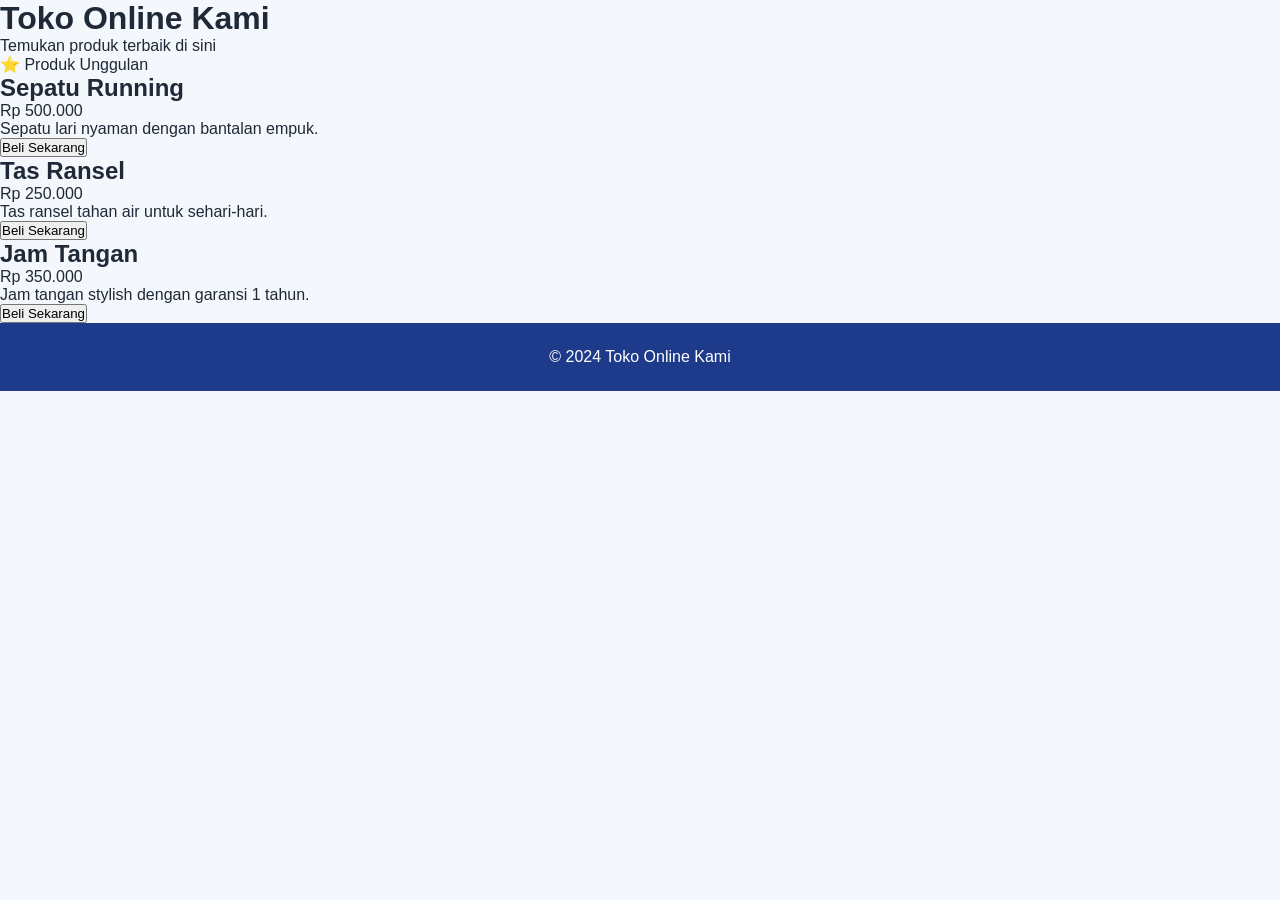
<file: index.html>
<!DOCTYPE html>
<html>
<head>
  <title>Daftar Produk</title>
  <link rel="stylesheet" href="style.css">
</head>
<body>
  
  <!-- Header dengan ID -->
  <header id="header-halaman">
    <h1>Toko Online Kami</h1>
    <p>Temukan produk terbaik di sini</p>
  </header>
  
  <!-- Container produk dengan class -->
  <div class="container-produk">
    
    <!-- Produk 1: Produk Unggulan (dengan ID) -->
    <div class="kartu-produk produk-unggulan" id="produk-1">
      <div class="badge-unggulan">⭐ Produk Unggulan</div>
      <h2 class="nama-produk">Sepatu Running</h2>
      <p class="harga">Rp 500.000</p>
      <p class="deskripsi">
        Sepatu lari nyaman dengan bantalan empuk.
      </p>
      <button class="tombol-beli">Beli Sekarang</button>
    </div>
    
    <!-- Produk 2 -->
    <div class="kartu-produk" id="produk-2">
      <h2 class="nama-produk">Tas Ransel</h2>
      <p class="harga">Rp 250.000</p>
      <p class="deskripsi">
        Tas ransel tahan air untuk sehari-hari.
      </p>
      <button class="tombol-beli">Beli Sekarang</button>
    </div>
    
    <!-- Produk 3 -->
    <div class="kartu-produk" id="produk-3">
      <h2 class="nama-produk">Jam Tangan</h2>
      <p class="harga">Rp 350.000</p>
      <p class="deskripsi">
        Jam tangan stylish dengan garansi 1 tahun.
      </p>
      <button class="tombol-beli">Beli Sekarang</button>
    </div>
    
  </div>
  
  <!-- Footer -->
  <footer id="footer-halaman">
    <p>&copy; 2024 Toko Online Kami</p>
  </footer>
  
</body>
</html>
</file>
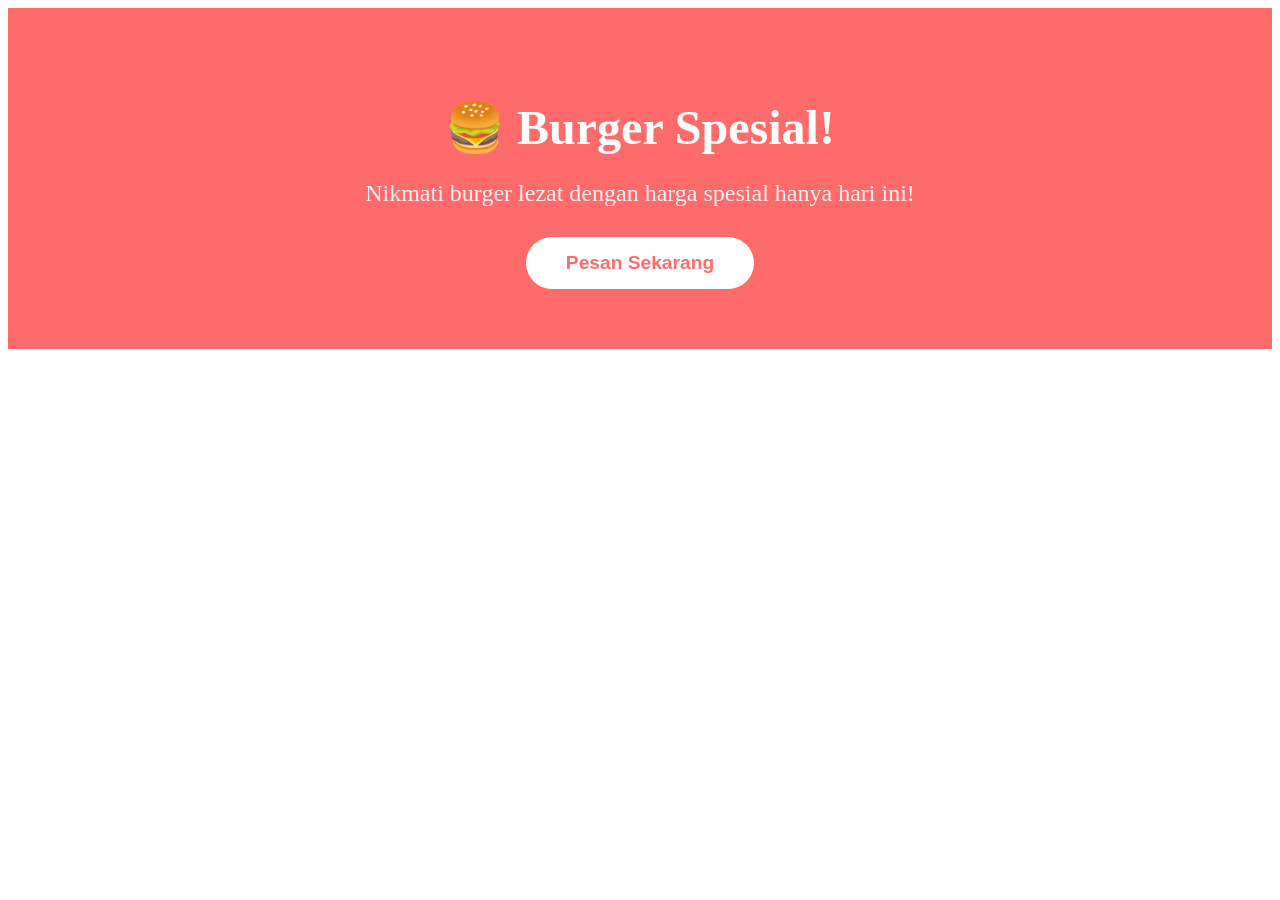
<file: burger.html>
<!DOCTYPE html>
<html>
<head>
  <link rel="stylesheet" href="burger.css">
</head>
<body>
  
  <div class="banner banner-solid">
    <h1 class="judul-promo">🍔 Burger Spesial!</h1>
    <p class="deskripsi-promo">
      Nikmati burger lezat dengan harga spesial hanya hari ini!
    </p>
    <button class="tombol-pesan">Pesan Sekarang</button>
  </div>
  
</body>
</html>
</file>
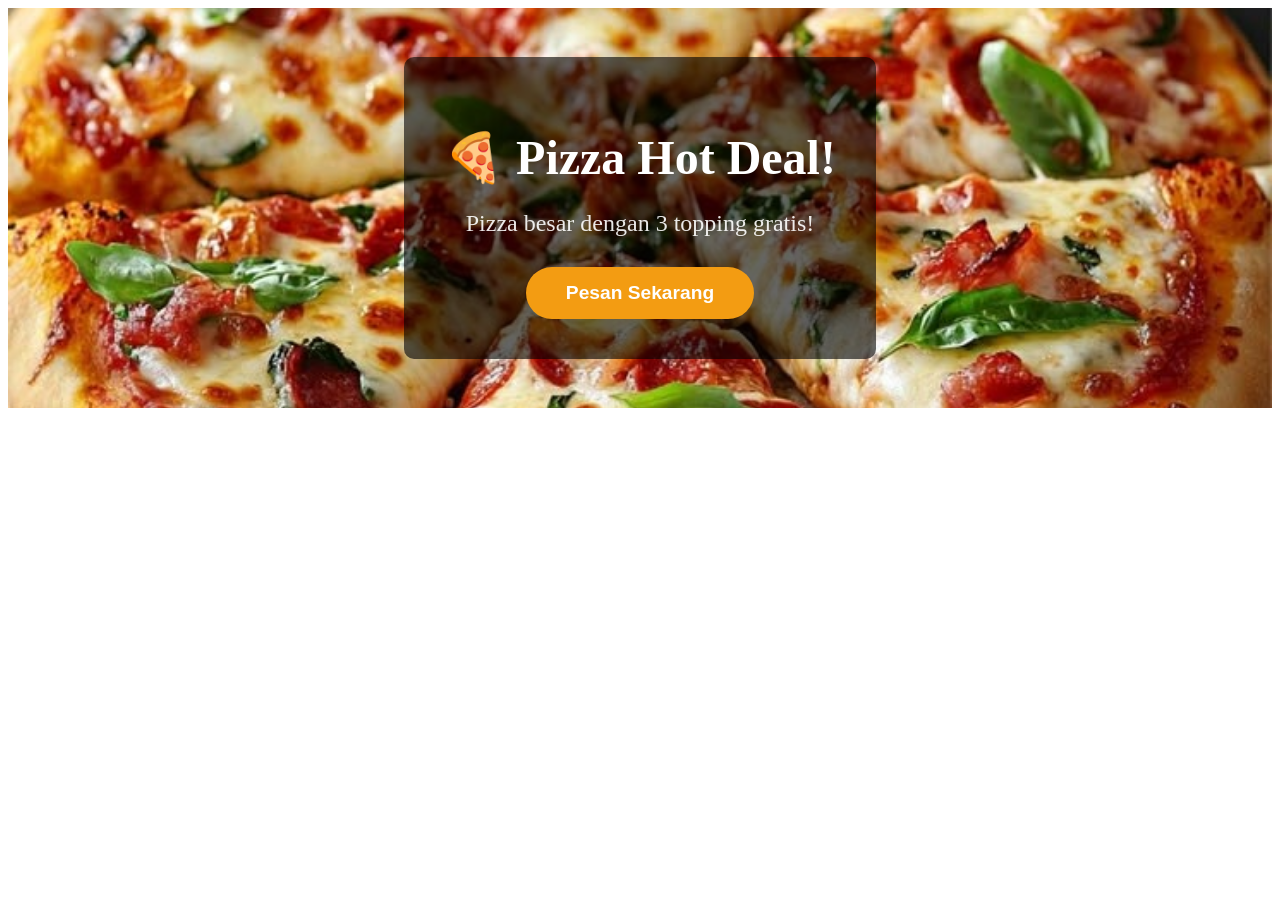
<file: fizza.html>
<!DOCTYPE html>
<html>
<head>
  <link rel="stylesheet" href="fizza.css">
</head>
<body>
  
  <div class="banner banner-gambar">
    <div class="konten-banner">
      <h1 class="judul-promo">🍕 Pizza Hot Deal!</h1>
      <p class="deskripsi-promo">
        Pizza besar dengan 3 topping gratis!
      </p>
      <button class="tombol-pesan">Pesan Sekarang</button>
    </div>
  </div>
  
</body>
</html>
</file>
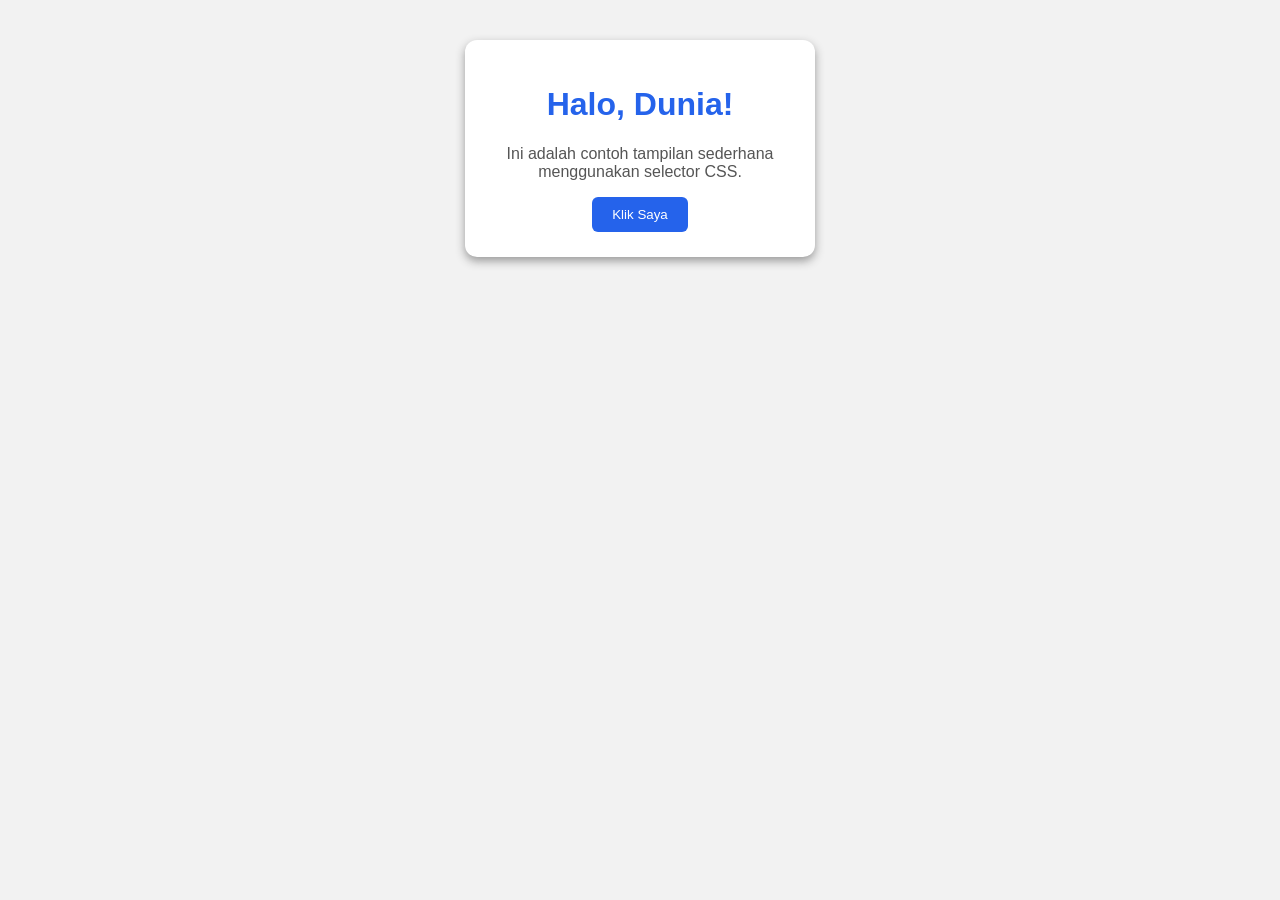
<file: index1.html>
<!DOCTYPE html>
<html lang="id">
<head>
    <meta charset="UTF-8">
    <meta name="viewport" content="width=device-width, initial-scale=1.0">
    <title>Contoh Selector CSS</title>

    <style>
        /* Selector tag */
        body {
            font-family: Arial, sans-serif;
            background-color: #f2f2f2;
            margin: 0;
            padding: 40px;
        }

        /* Selector class */
        .kartu {
            background-color: white;
            width: 300px;
            margin: auto;
            padding: 25px;
            text-align: center;
            border-radius: 12px;
            box-shadow: 0 4px 10px #999;
        }

        /* Selector id */
        #judul {
            color: #2563eb;
        }

        /* Selector tag */
        p {
            color: #555;
        }

        /* Selector class dengan pseudo-class */
        .tombol:hover {
            background-color: #1d4ed8;
        }

        .tombol {
            background-color: #2563eb;
            color: white;
            border: none;
            padding: 10px 20px;
            border-radius: 6px;
            cursor: pointer;
        }
    </style>
</head>
<body>

    <div class="kartu">
        <h1 id="judul">Halo, Dunia!</h1>
        <p>Ini adalah contoh tampilan sederhana menggunakan selector CSS.</p>
        <button class="tombol">Klik Saya</button>
    </div>

</body>
</html>
</file>
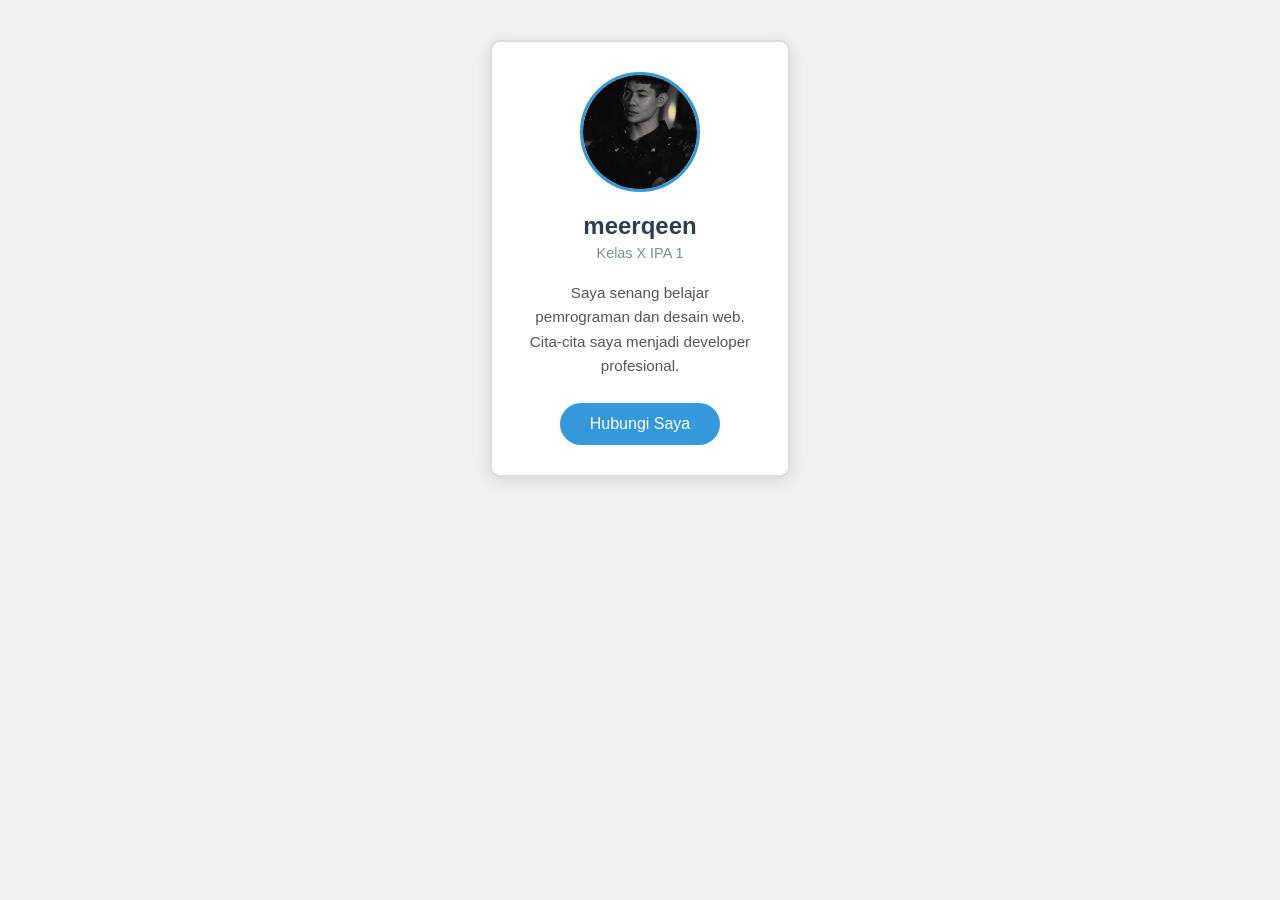
<file: kartu.html>
<!DOCTYPE html>
<html>
<head>
  <title>Kartu Profil</title>
  <link rel="stylesheet" href="kartu.css">
</head>
<body>
  
  <div class="kartu-profil">
    <div class="foto">
      <img src="kartu.jpg
      " alt="Foto Profil">
    </div>
    
    <h2 class="nama">meerqeen</h2>
    <p class="kelas">Kelas X IPA 1</p>
    
    <p class="deskripsi">
      Saya senang belajar pemrograman dan desain web. 
      Cita-cita saya menjadi developer profesional.
    </p>
    
    <button class="tombol">Hubungi Saya</button>
  </div>
  
</body>
</html>
</file>
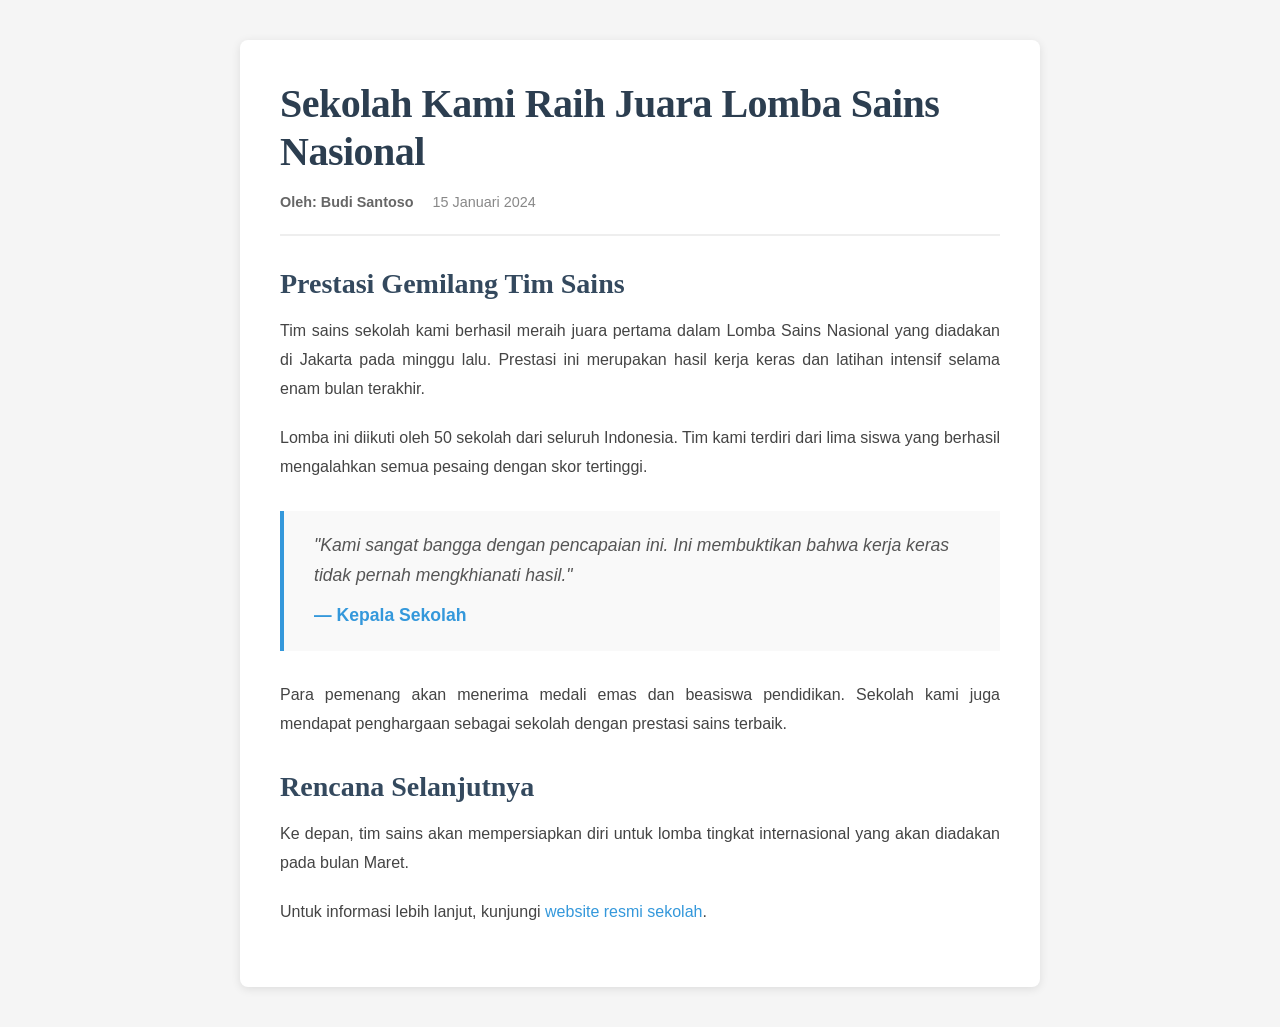
<file: kegiatan.html>
<!DOCTYPE html>
<html>
<head>
  <title>Kegiatan Sekolah</title>
  <link rel="stylesheet" href="kegiatan.css">
</head>
<body>
  
  <article class="artikel">
    <header class="header-artikel">
      <h1 class="judul-artikel">
        Sekolah Kami Raih Juara Lomba Sains Nasional
      </h1>
      
      <div class="meta-artikel">
        <span class="penulis">Oleh: Budi Santoso</span>
        <span class="tanggal">15 Januari 2024</span>
      </div>
    </header>
    
    <div class="konten-artikel">
      <h2 class="subjudul">Prestasi Gemilang Tim Sains</h2>
      
      <p class="paragraf">
        Tim sains sekolah kami berhasil meraih juara pertama dalam 
        Lomba Sains Nasional yang diadakan di Jakarta pada minggu lalu. 
        Prestasi ini merupakan hasil kerja keras dan latihan intensif 
        selama enam bulan terakhir.
      </p>
      
      <p class="paragraf">
        Lomba ini diikuti oleh 50 sekolah dari seluruh Indonesia. 
        Tim kami terdiri dari lima siswa yang berhasil mengalahkan 
        semua pesaing dengan skor tertinggi.
      </p>
      
      <blockquote class="kutipan">
        "Kami sangat bangga dengan pencapaian ini. Ini membuktikan 
        bahwa kerja keras tidak pernah mengkhianati hasil."
        <cite>— Kepala Sekolah</cite>
      </blockquote>
      
      <p class="paragraf">
        Para pemenang akan menerima medali emas dan beasiswa pendidikan. 
        Sekolah kami juga mendapat penghargaan sebagai sekolah dengan 
        prestasi sains terbaik.
      </p>
      
      <h2 class="subjudul">Rencana Selanjutnya</h2>
      
      <p class="paragraf">
        Ke depan, tim sains akan mempersiapkan diri untuk lomba 
        tingkat internasional yang akan diadakan pada bulan Maret.
      </p>
      
      <p class="paragraf">
        Untuk informasi lebih lanjut, kunjungi 
        <a href="#" class="link-sumber">website resmi sekolah</a>.
      </p>
    </div>
  </article>
  
</body>
</html>
</file>
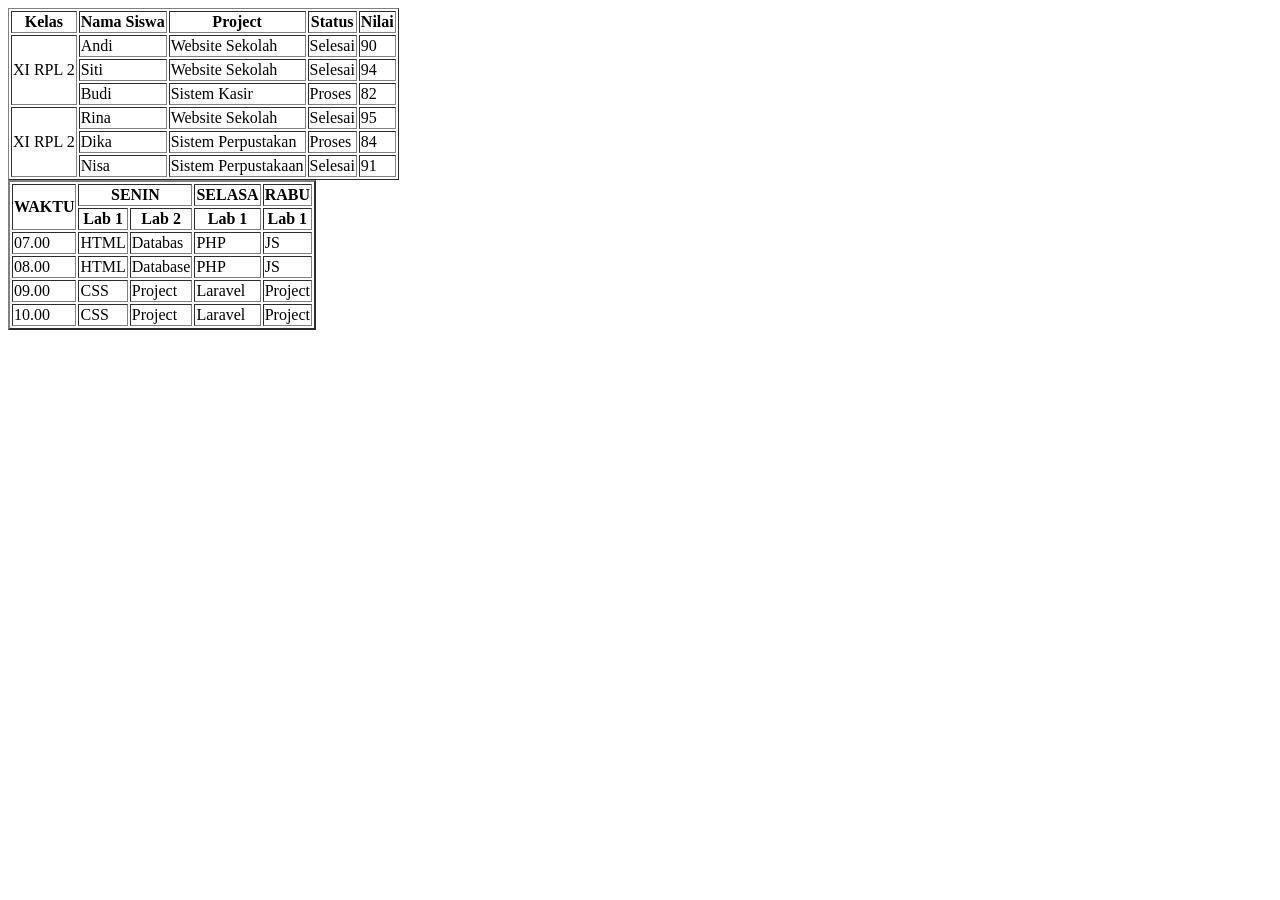
<file: table.index.html>
<!DOCTYPE html>
<table border="1"> 
    <tr>
      <th>Kelas</th>
      <th>Nama Siswa</th>
      <th>Project</th>
      <th>Status</th>
      <th>Nilai</th>
    </tr>
    <tr>
        <td rowspan="3">XI RPL 2</td>
        <td>Andi</td>
        <td>Website Sekolah</td>
        <td>Selesai</td>
        <td>90</td>
    </tr>
    <tr>
        <td>Siti</td>
        <td>Website Sekolah</td>
        <td>Selesai</td>
        <td>94</td>
    </tr>
    <tr>
        <td>Budi</td>
        <td>Sistem Kasir</td>
        <td>Proses</td>
        <td>82</td>
    </tr>
     <tr>
        <td rowspan="3">XI RPL 2</td>
        <td>Rina</td>
        <td>Website Sekolah</td>
        <td>Selesai</td>
        <td>95</td>
    </tr>
    <tr>
        <td>Dika</td>
        <td>Sistem Perpustakan</td>
        <td>Proses</td>
        <td>84</td>
    </tr>
    <tr>
        <td>Nisa</td>
        <td>Sistem Perpustakaan</td>
        <td>Selesai</td>
        <td>91</td>
    </tr>
</table>


<table border="2">
    <tr>
        <th rowspan="2">WAKTU</th>
        <th colspan="2">SENIN</th>
        <th>SELASA</th>
        <th>RABU</th>
    </tr>
    <tr>
        <th>Lab 1</th>
        <th>Lab 2</th>
        <th>Lab 1</th>
        <th>Lab 1</th>
    </tr>
    <tr>
        <td>07.00</td>
        <td>HTML</td>
        <td>Databas</td>
        <td>PHP</td>
        <td>JS</td>
    </tr>
    <tr>
        <td>08.00</td>
        <td>HTML</td>
        <td>Database</td>
        <td>PHP</td>
        <td>JS</td>
    </tr>
    <tr>
        <td>09.00</td>
        <td>CSS</td>
        <td>Project</td>
        <td>Laravel</td>
        <td>Project</td>
    </tr>
     <tr>
        <td>10.00</td>
        <td>CSS</td>
        <td>Project</td>
        <td>Laravel</td>
        <td>Project</td>
    </tr>
</table>
</file>
<file: style.css>
/* Selector universal */
        * {
            margin: 0;
            padding: 0;
            box-sizing: border-box;
            scroll-behavior: smooth;
        }

        /* Selector tag */
        body {
            font-family: Arial, sans-serif;
            background-color: #f4f7fb;
            color: #1f2937;
        }

        /* Selector class */
        .navbar {
            display: flex;
            justify-content: space-between;
            align-items: center;
            padding: 18px 8%;
            background-color: #1e3a8a;
            color: white;
            position: sticky;
            top: 0;
            z-index: 10;
        }
        
        .logo {
        display: flex;
        align-items: center;
        gap: 12px;
        font-size: 24px;
        font-weight: bold;
        }

        .logo img {
        width: 45px;
        height: 45px;
        object-fit: contain;
        }

        .logo {
            font-size: 24px;
            font-weight: bold;
        }

        /* Selector child */
        .menu > li {
            display: inline-block;
            list-style: none;
            margin-left: 25px;
        }

        /* Selector descendant */
        .menu a {
            color: white;
            text-decoration: none;
            font-weight: bold;
            transition: 0.3s;
        }

        /* Pseudo-class */
        .menu a:hover,
        .menu a.active {
            color: #facc15;
        }

        /* Selector ID */
        #Beranda {
            min-height: 500px;
            display: flex;
            align-items: center;
            justify-content: space-between;
            gap: 30px;
            padding: 80px 8%;
            background: linear-gradient(135deg, #dbeafe, #eff6ff);
        }

        .hero-text {
            max-width: 550px;
        }

        .hero-text h1 {
            font-size: 45px;
            color: #1e3a8a;
            margin-bottom: 20px;
        }

        .hero-text p {
            font-size: 18px;
            line-height: 1.7;
            margin-bottom: 25px;
        }

        /* Selector atribut */
        a[href="#kontak"] {
            background-color: #f59e0b;
            padding: 12px 20px;
            border-radius: 8px;
        }

        a[href="#kontak"]:hover {
            background-color: #d97706;
            color: white;
        }

        .hero-image {
            font-size: 140px;
        }

        section {
            padding: 70px 8%;
        }

        .section-title {
            text-align: center;
            color: #1e3a8a;
            margin-bottom: 35px;
            font-size: 32px;
        }

        /* Pseudo-element */
        .section-title::after {
            content: "";
            display: block;
            width: 70px;
            height: 4px;
            margin: 10px auto;
            background-color: #f59e0b;
            border-radius: 5px;
        }

        .cards {
            display: grid;
            grid-template-columns: repeat(3, 1fr);
            gap: 25px;
            justify-content: center;
        }

        .cards2 {
            display: grid;
            grid-template-columns: repeat(4, 1fr);
            gap: 25px;
            justify-content: center;
        }

        .card {
            background-color: white;
            padding: 30px;
            border-radius: 12px;
            text-align: center;
            box-shadow: 0 5px 15px rgba(0, 0, 0, 0.1);
            transition: 0.3s;
        }

        .card:hover {
            transform: translateY(-8px);
            box-shadow: 0 10px 20px rgba(0, 0, 0, 0.18);
        }

        .card .icon {
            font-size: 45px;
            margin-bottom: 15px;
        }

        .card h3 {
            color: #1e3a8a;
            margin-bottom: 12px;
        }

        .card p {
            line-height: 1.6;
            color: #64748b;
        }

        .about {
            background-color: white;
            text-align: center;
        }

        .about p {
            max-width: 750px;
            margin: auto;
            line-height: 1.8;
        }

        .contact-form {
            max-width: 600px;
            margin: auto;
            background-color: white;
            padding: 30px;
            border-radius: 12px;
            box-shadow: 0 5px 15px rgba(0, 0, 0, 0.1);
        }

        .contact-form input,
        .contact-form textarea {
            width: 100%;
            padding: 13px;
            margin-bottom: 15px;
            border: 1px solid #cbd5e1;
            border-radius: 6px;
            font-size: 15px;
        }

        .contact-form input:focus,
        .contact-form textarea:focus {
            outline: none;
            border-color: #2563eb;
            box-shadow: 0 0 5px rgba(37, 99, 235, 0.4);
        }

        .contact-form button {
            width: 100%;
            padding: 13px;
            border: none;
            border-radius: 6px;
            background-color: #1e3a8a;
            color: white;
            font-size: 16px;
            cursor: pointer;
        }

        .contact-form button:hover {
            background-color: #2563eb;
        }

        footer {
            text-align: center;
            padding: 25px;
            background-color: #1e3a8a;
            color: white;
        }

        /* Tombol menu mobile */
        .menu-toggle {
            display: none;
            background: none;
            border: none;
            color: white;
            font-size: 28px;
            cursor: pointer;
        }

        /* Tampilan tablet dan handphone */
        @media (max-width: 768px) {
            .menu-toggle {
                display: block;
            }

            .menu {
                display: none;
                position: absolute;
                top: 70px;
                right: 8%;
                width: 200px;
                padding: 15px;
                background-color: #1e3a8a;
                border-radius: 8px;
            }

            .menu.show {
                display: block;
            }

            .menu > li {
                display: block;
                margin: 15px 0;
            }

            #home {
                flex-direction: column;
                text-align: center;
            }

            .hero-text h1 {
                font-size: 35px;
            }

            .hero-image {
                font-size: 90px;
            }

            .cards {
                grid-template-columns: 1fr;
            }
        }
</file>
<file: burger.css>
.banner-solid {
  background-color: #ff6b6b;  /* Merah cerah */
  color: white;
  text-align: center;
  padding: 60px 20px;
}

.judul-promo {
  font-size: 3rem;
  margin-bottom: 20px;
  color: white;
}

.deskripsi-promo {
  font-size: 1.5rem;
  margin-bottom: 30px;
  color: rgba(255, 255, 255, 0.9);
}

.tombol-pesan {
  background-color: white;
  color: #ff6b6b;
  padding: 15px 40px;
  font-size: 1.2rem;
  border: none;
  border-radius: 30px;
  cursor: pointer;
  font-weight: bold;
}

.tombol-pesan:hover {
  background-color: #f0f0f0;
}
</file>
<file: fizza.css>
.banner-gambar {
  background-image: url('fizza.jpg');
  background-size: cover;
  background-position: center;
  background-repeat: no-repeat;
  min-height: 400px;
  display: flex;
  align-items: center;
  justify-content: center;
}

.konten-banner {
  background-color: rgba(0, 0, 0, 0.6);  /* Overlay gelap */
  padding: 40px;
  border-radius: 10px;
  text-align: center;
  color: white;
}

.judul-promo {
  font-size: 3rem;
  margin-bottom: 20px;
  color: white;
}

.deskripsi-promo {
  font-size: 1.5rem;
  margin-bottom: 30px;
  color: rgba(255, 255, 255, 0.9);
}

.tombol-pesan {
  background-color: #f39c12;
  color: white;
  padding: 15px 40px;
  font-size: 1.2rem;
  border: none;
  border-radius: 30px;
  cursor: pointer;
  font-weight: bold;
}
</file>
<file: kartu.css>
/* Reset dengan border-box */
* {
  margin: 0;
  padding: 0;
  box-sizing: border-box;
}

body {
  font-family: Arial, sans-serif;
  background-color: #f0f0f0;
  padding: 40px;
}

/* Kartu profil */
.kartu-profil {
  background: white;
  width: 300px;
  margin: 0 auto;  /* Tengah */
  padding: 30px;
  border: 2px solid #ddd;
  border-radius: 10px;
  box-shadow: 0 4px 15px rgba(0, 0, 0, 0.1);
  text-align: center;
}

/* Foto */
.foto {
  width: 120px;
  height: 120px;
  margin: 0 auto 20px auto;
  border-radius: 50%;
  overflow: hidden;
  border: 3px solid #3498db;
}

.foto img {
  width: 100%;
  height: 100%;
  object-fit: cover;
}

/* Nama */
.nama {
  font-size: 1.5rem;
  color: #2c3e50;
  margin-bottom: 5px;
}

/* Kelas */
.kelas {
  font-size: 0.9rem;
  color: #7f8c8d;
  margin-bottom: 20px;
}

/* Deskripsi */
.deskripsi {
  font-size: 0.95rem;
  color: #555;
  line-height: 1.6;
  margin-bottom: 25px;
}

/* Tombol */
.tombol {
  background-color: #3498db;
  color: white;
  border: none;
  padding: 12px 30px;
  border-radius: 25px;
  font-size: 1rem;
  cursor: pointer;
  transition: background-color 0.3s;
}

.tombol:hover {
  background-color: #2980b9;
}
</file>
<file: kegiatan.css>
/* Reset dasar */
* {
  margin: 0;
  padding: 0;
  box-sizing: border-box;
}

body {
  font-family: 'Segoe UI', Tahoma, Geneva, Verdana, sans-serif;
  background-color: #f5f5f5;
  line-height: 1.6;
  color: #333;
}

/* Container artikel */
.artikel {
  max-width: 800px;
  margin: 40px auto;
  background: white;
  padding: 40px;
  border-radius: 8px;
  box-shadow: 0 2px 10px rgba(0,0,0,0.1);
}

/* Header artikel */
.header-artikel {
  border-bottom: 2px solid #eee;
  padding-bottom: 20px;
  margin-bottom: 30px;
}

/* Judul artikel - font besar dan tebal */
.judul-artikel {
  font-family: 'Georgia', serif;
  font-size: 2.5rem;
  font-weight: bold;
  color: #2c3e50;
  line-height: 1.2;
  margin-bottom: 15px;
  letter-spacing: -0.5px;
}

/* Meta informasi */
.meta-artikel {
  font-size: 0.9rem;
  color: #666;
}

.penulis {
  font-weight: 600;
  margin-right: 15px;
}

.tanggal {
  color: #888;
}

/* Subjudul */
.subjudul {
  font-family: 'Georgia', serif;
  font-size: 1.75rem;
  font-weight: 600;
  color: #34495e;
  margin: 30px 0 15px 0;
  line-height: 1.3;
}

/* Paragraf */
.paragraf {
  font-size: 1rem;
  line-height: 1.8;
  color: #444;
  margin-bottom: 20px;
  text-align: justify;
}

/* Kutipan */
.kutipan {
  background-color: #f9f9f9;
  border-left: 4px solid #3498db;
  padding: 20px 30px;
  margin: 30px 0;
  font-style: italic;
  font-size: 1.1rem;
  color: #555;
  line-height: 1.7;
}

.kutipan cite {
  display: block;
  margin-top: 10px;
  font-style: normal;
  font-weight: 600;
  color: #3498db;
}

/* Link sumber */
.link-sumber {
  color: #3498db;
  text-decoration: none;
  font-weight: 500;
}

.link-sumber:hover {
  text-decoration: underline;
  color: #2980b9;
}
</file>
